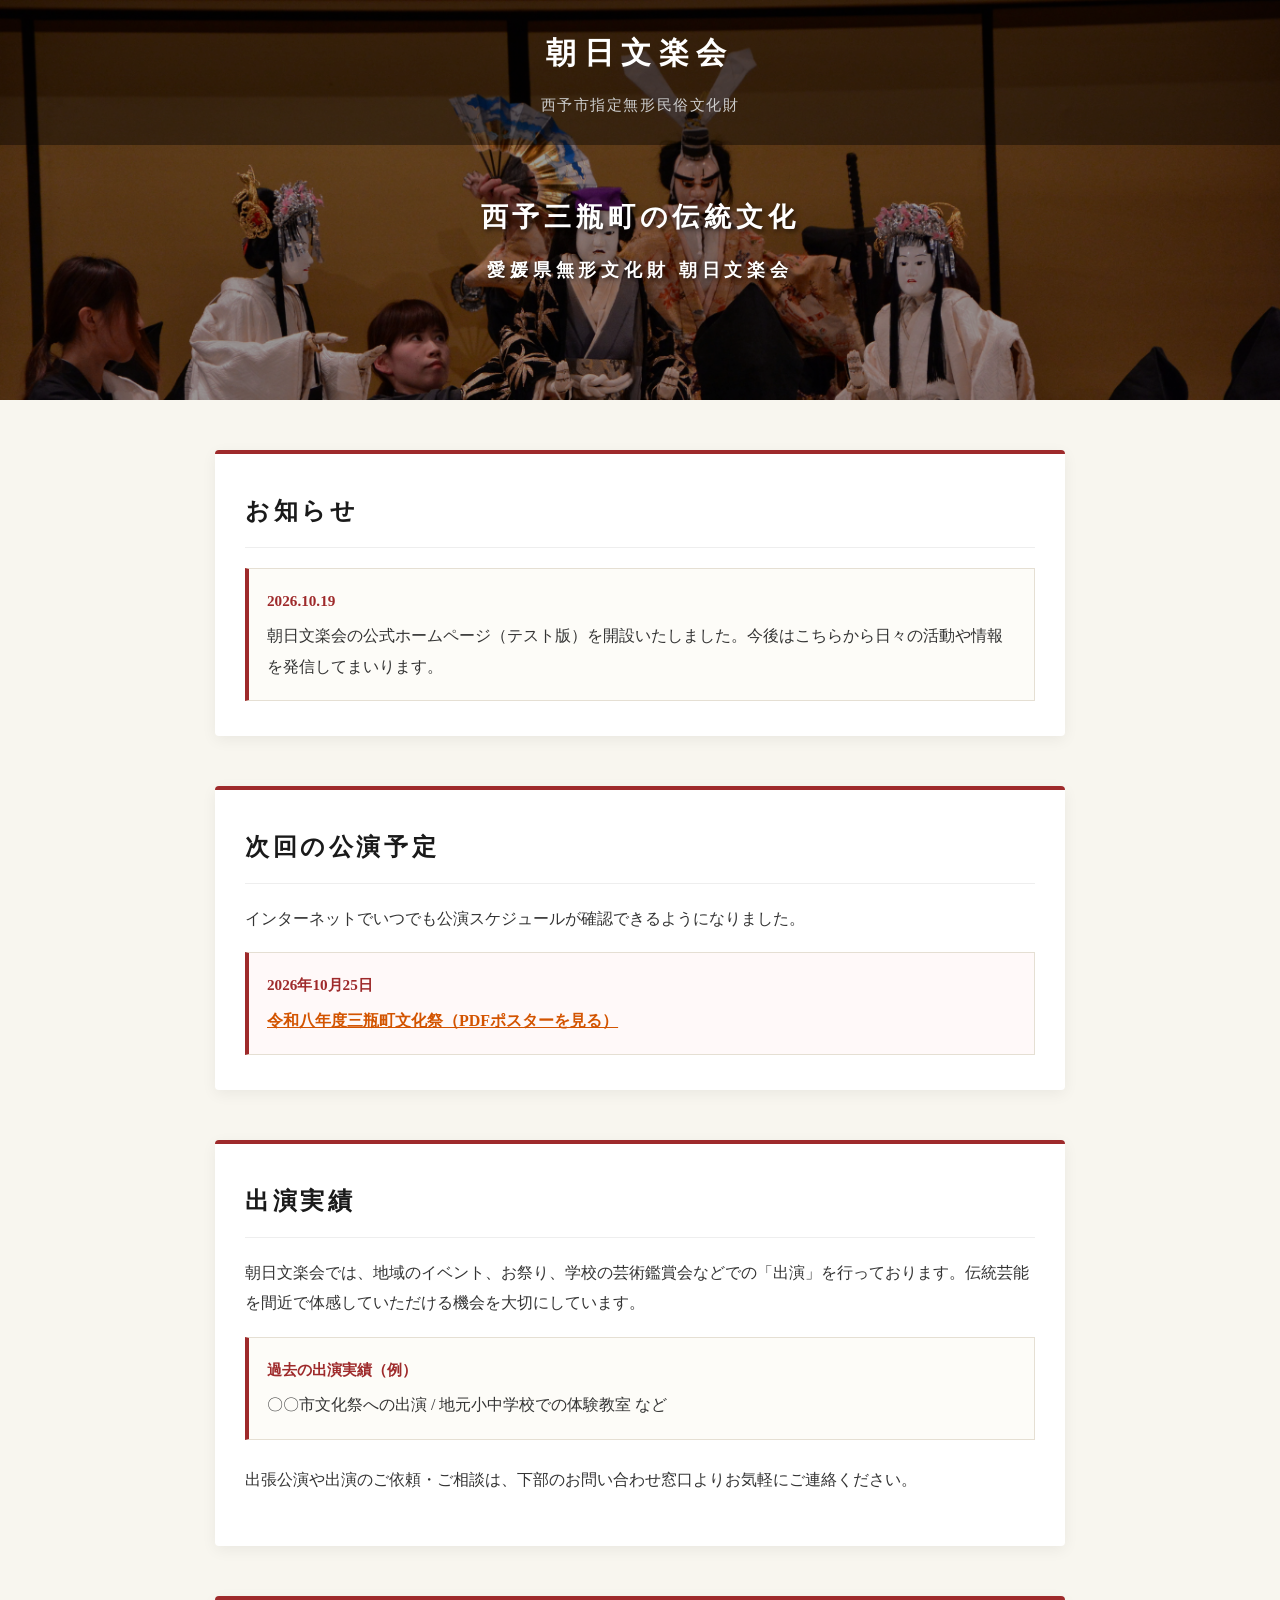
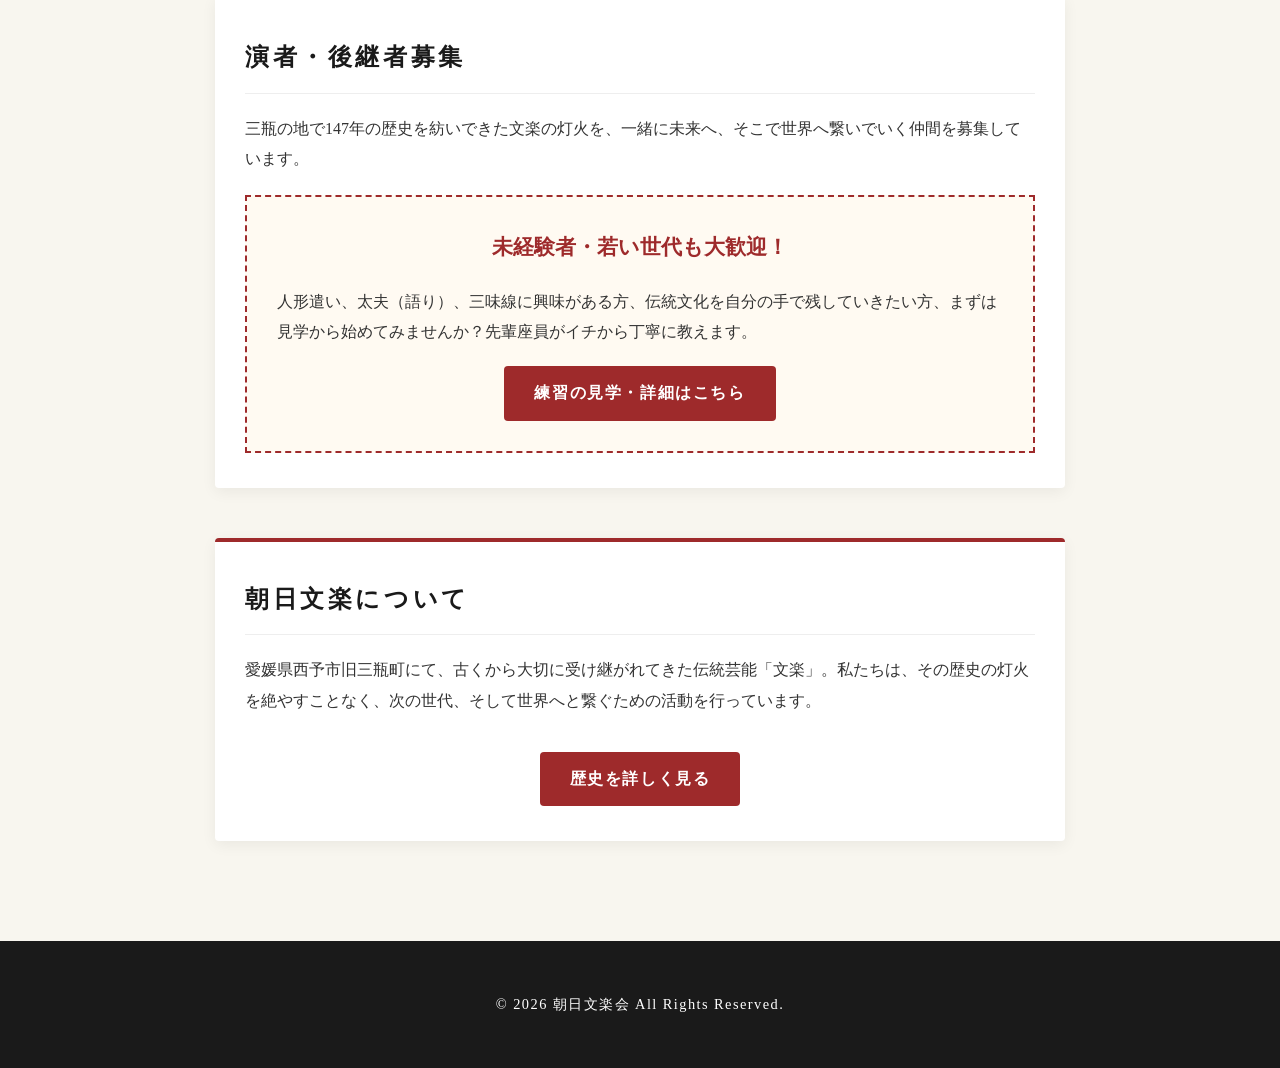
<file: index.html>
<!DOCTYPE html>
<html lang="ja">
<head>
    <meta charset="UTF-8">
    <meta name="viewport" content="width=device-width, initial-scale=1.0">
    <title>朝日文楽会 公式サイト</title>
    <link rel="stylesheet" href="style.css">
    <!-- Google Tag Manager -->
<script>(function(w,d,s,l,i){w[l]=w[l]||[];w[l].push({'gtm.start':
new Date().getTime(),event:'gtm.js'});var f=d.getElementsByTagName(s)[0],
j=d.createElement(s),dl=l!='dataLayer'?'&l='+l:'';j.async=true;j.src=
'https://www.googletagmanager.com/gtm.js?id='+i+dl;f.parentNode.insertBefore(j,f);
})(window,document,'script','dataLayer','GTM-TGL2LPL2');</script>
<!-- End Google Tag Manager -->
</head>
<body>
    <!-- Google Tag Manager (noscript) -->
<noscript><iframe src="https://www.googletagmanager.com/ns.html?id=GTM-TGL2LPL2"
height="0" width="0" style="display:none;visibility:hidden"></iframe></noscript>
<!-- End Google Tag Manager (noscript) -->

    <header>
        <h1>朝日文楽会</h1>
        <p>西予市指定無形民俗文化財</p>
    </header>

    <div class="hero">
        <div class="hero-text">
            <span class="main">西予三瓶町の伝統文化</span>
            <span class="sub">愛媛県無形文化財 朝日文楽会</span>
        </div>
    </div>

    <div class="container">

        <section>
            <h2>お知らせ</h2>
            <div class="info-box">
                <span class="date">2026.10.19</span>
                <p>朝日文楽会の公式ホームページ（テスト版）を開設いたしました。今後はこちらから日々の活動や情報を発信してまいります。</p>
            </div>
        </section>

        <section>
            <h2>次回の公演予定</h2>
            <p>インターネットでいつでも公演スケジュールが確認できるようになりました。</p>
            <div class="info-box upcoming">
                <span class="date">2026年10月25日</span>
                <p><a href="令和八年度三瓶町文化祭_20261025.pdf" target="_blank" rel="noopener noreferrer">令和八年度三瓶町文化祭（PDFポスターを見る）</a></p>
            </div>
        </section>

        <section>
            <h2>出演実績</h2>
            <p>朝日文楽会では、地域のイベント、お祭り、学校の芸術鑑賞会などでの「出演」を行っております。伝統芸能を間近で体感していただける機会を大切にしています。</p>
            <div class="info-box">
                <span class="date">過去の出演実績（例）</span>
                <p>〇〇市文化祭への出演 / 地元小中学校での体験教室 など</p>
            </div>
            <p class="history-p">出張公演や出演のご依頼・ご相談は、下部のお問い合わせ窓口よりお気軽にご連絡ください。</p>
        </section>

        <section>
            <h2>演者・後継者募集</h2>
            <p>三瓶の地で147年の歴史を紡いできた文楽の灯火を、一緒に未来へ、そこで世界へ繋いでいく仲間を募集しています。</p>
            
            <div class="recruit-box">
                <h3>未経験者・若い世代も大歓迎！</h3>
                <p>
                    人形遣い、太夫（語り）、三味線に興味がある方、伝統文化を自分の手で残していきたい方、まずは見学から始めてみませんか？先輩座員がイチから丁寧に教えます。
                </p>
                <a href="#" class="btn">練習の見学・詳細はこちら</a>
            </div>
        </section>

        <section>
            <h2>朝日文楽について</h2>
            <p>愛媛県西予市旧三瓶町にて、古くから大切に受け継がれてきた伝統芸能「文楽」。私たちは、その歴史の灯火を絶やすことなく、次の世代、そして世界へと繋ぐための活動を行っています。</p>
            <div class="section-btn-area">
                <a href="about.html" class="btn">歴史を詳しく見る</a>
            </div>
        </section>

    </div>

    <footer>
        <p>&copy; 2026 朝日文楽会 All Rights Reserved.</p>
    </footer>

</body>
</html>
</file>
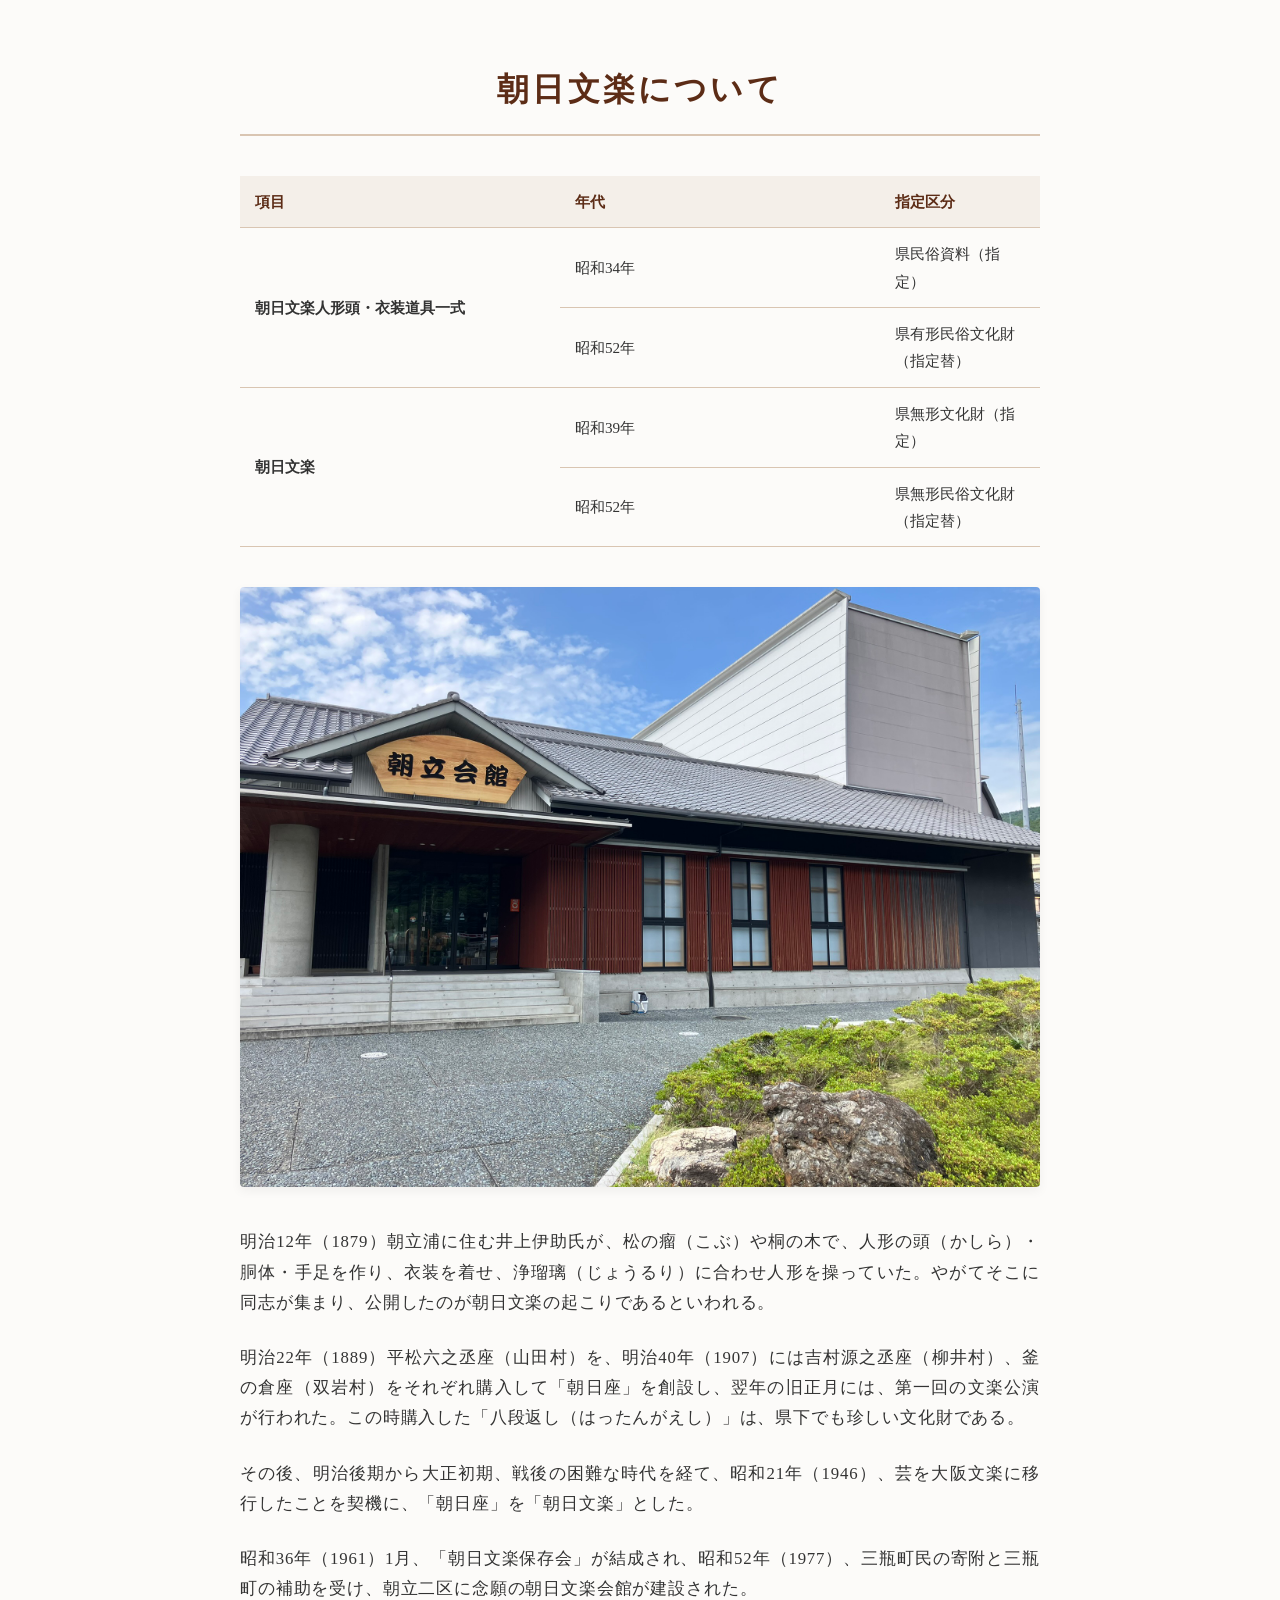
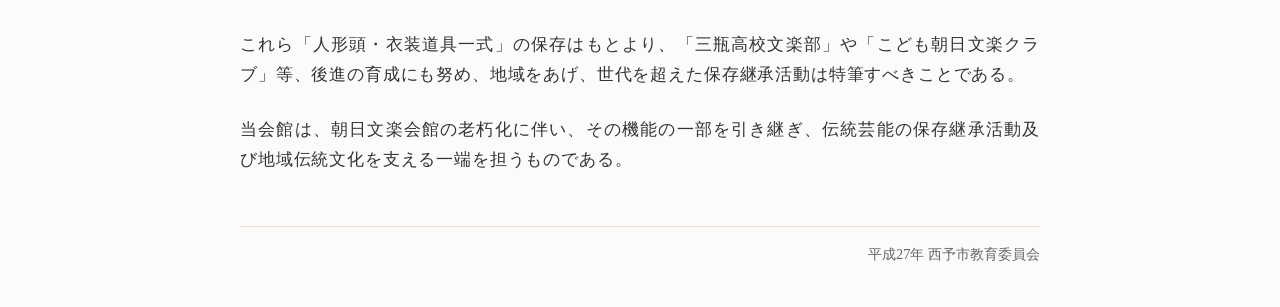
<file: about.html>
<!DOCTYPE html>
<html lang="ja">
<head>
    <meta charset="UTF-8">
    <meta name="viewport" content="width=device-width, initial-scale=1.0">
    <title>朝日文楽について | 朝日文楽会</title>
    <style>
        /* 基本スタイル設定（和モダン・レスポンシブ） */
        body {
            font-family: "Georgia", "游明朝", "Yu Mincho", "ヒラギノ明朝 ProN W3", "Hiragino Mincho ProN", serif;
            line-height: 1.8;
            color: #333333;
            background-color: #fcfbf9;
            margin: 0;
            padding: 0;
        }

        .container {
            max-width: 800px;
            margin: 0 auto;
            padding: 40px 20px;
        }

        h1 {
            font-size: 2rem;
            text-align: center;
            color: #5c2c16; /* 落ち着いた茶色 */
            border-bottom: 2px solid #d9c5b2;
            padding-bottom: 15px;
            margin-bottom: 40px;
            letter-spacing: 0.1em;
        }

        /* 画像配置エリア */
        .main-visual {
            width: 100%;
            margin-bottom: 40px;
            box-shadow: 0 4px 10px rgba(0,0,0,0.05);
        }

        .main-visual img {
            width: 100%;
            height: auto;
            display: block;
            border-radius: 4px;
        }

        /* 指定文化財テーブル */
        .cultural-properties {
            width: 100%;
            border-collapse: collapse;
            margin: 40px 0;
            font-size: 0.95rem;
        }

        .cultural-properties th, .cultural-properties td {
            border-bottom: 1px solid #d9c5b2;
            padding: 12px 15px;
            text-align: left;
        }

        .cultural-properties th {
            background-color: #f4efe9;
            color: #5c2c16;
            font-weight: bold;
            width: 40%;
        }

        /* 本文段落 */
        p {
            margin-bottom: 25px;
            text-align: justify;
            text-justify: inter-ideograph;
            font-size: 1.05rem;
            letter-spacing: 0.05em;
        }

        /* フッター（教育委員会クレジット用） */
        .footer-credit {
            text-align: right;
            margin-top: 50px;
            font-size: 0.9rem;
            color: #666666;
            border-top: 1px solid #e6e0d8;
            padding-top: 15px;
        }

        /* スマートフォン向け調整 */
        @media (max-width: 600px) {
            .container {
                padding: 20px 15px;
            }
            h1 {
                font-size: 1.6rem;
                margin-bottom: 25px;
            }
            .cultural-properties th, .cultural-properties td {
                padding: 10px;
                font-size: 0.85rem;
            }
            p {
                font-size: 0.95rem;
                margin-bottom: 20px;
            }
        }
    </style>
    <!-- Google Tag Manager -->
<script>(function(w,d,s,l,i){w[l]=w[l]||[];w[l].push({'gtm.start':
new Date().getTime(),event:'gtm.js'});var f=d.getElementsByTagName(s)[0],
j=d.createElement(s),dl=l!='dataLayer'?'&l='+l:'';j.async=true;j.src=
'https://www.googletagmanager.com/gtm.js?id='+i+dl;f.parentNode.insertBefore(j,f);
})(window,document,'script','dataLayer','GTM-TGL2LPL2');</script>
<!-- End Google Tag Manager -->
</head>
<body>
<!-- Google Tag Manager (noscript) -->
<noscript><iframe src="https://www.googletagmanager.com/ns.html?id=GTM-TGL2LPL2"
height="0" width="0" style="display:none;visibility:hidden"></iframe></noscript>
<!-- End Google Tag Manager (noscript) -->
<div class="container">

    <h1>朝日文楽について</h1>

    <!-- 案内看板にあった指定文化財の表を配置 -->
    <table class="cultural-properties">
        <thead>
            <tr>
                <th>項目</th>
                <th>年代</th>
                <th>指定区分</th>
            </tr>
        </thead>
        <tbody>
            <tr>
                <td rowspan="2"><strong>朝日文楽人形頭・衣装道具一式</strong></td>
                <td>昭和34年</td>
                <td>県民俗資料（指定）</td>
            </tr>
            <tr>
                <td>昭和52年</td>
                <td>県有形民俗文化財（指定替）</td>
            </tr>
            <tr>
                <td rowspan="2"><strong>朝日文楽</strong></td>
                <td>昭和39年</td>
                <td>県無形文化財（指定）</td>
            </tr>
            <tr>
                <td>昭和52年</td>
                <td>県無形民俗文化財（指定替）</td>
            </tr>
        </tbody>
    </table>

    <!-- 会館の正面画像（IMG_0159.JPEG）を配置 -->
    <div class="main-visual">
        <img src="IMG_0159.JPEG" alt="朝日文楽会館（朝立会館）正面">
    </div>

    <!-- 由緒・歴史本文 -->
    <p>
        明治12年（1879）朝立浦に住む井上伊助氏が、松の瘤（こぶ）や桐の木で、人形の頭（かしら）・胴体・手足を作り、衣装を着せ、浄瑠璃（じょうるり）に合わせ人形を操っていた。やがてそこに同志が集まり、公開したのが朝日文楽の起こりであるといわれる。
    </p>

    <p>
        明治22年（1889）平松六之丞座（山田村）を、明治40年（1907）には吉村源之丞座（柳井村）、釜の倉座（双岩村）をそれぞれ購入して「朝日座」を創設し、翌年の旧正月には、第一回の文楽公演が行われた。この時購入した「八段返し（はったんがえし）」は、県下でも珍しい文化財である。
    </p>

    <p>
        その後、明治後期から大正初期、戦後の困難な時代を経て、昭和21年（1946）、芸を大阪文楽に移行したことを契機に、「朝日座」を「朝日文楽」とした。
    </p>

    <p>
        昭和36年（1961）1月、「朝日文楽保存会」が結成され、昭和52年（1977）、三瓶町民の寄附と三瓶町の補助を受け、朝立二区に念願の朝日文楽会館が建設された。
    </p>

    <p>
        これら「人形頭・衣装道具一式」の保存はもとより、「三瓶高校文楽部」や「こども朝日文楽クラブ」等、後進の育成にも努め、地域をあげ、世代を超えた保存継承活動は特筆すべきことである。
    </p>

    <p>
        当会館は、朝日文楽会館の老朽化に伴い、その機能の一部を引き継ぎ、伝統芸能の保存継承活動及び地域伝統文化を支える一端を担うものである。
    </p>

    <div class="footer-credit">
        平成27年 西予市教育委員会
    </div>

</div>

</body>
</html>
</file>
<file: style.css>
@charset "UTF-8";

:root {
    --bg-color: #f8f6ef; /* 落ち着いた和紙のような白 */
    --main-color: #1a1a1a; /* 高級感のある黒 */
    --accent-color: #9e2a2b; /* 伝統的な朱・赤系 */
    --text-color: #333333;
}

body {
    font-family: 'Hiragino Mincho ProN', 'Yu Mincho', serif; /* 和風な明朝体 */
    background-color: var(--bg-color);
    color: var(--text-color);
    margin: 0;
    padding: 0;
    line-height: 1.9;
    word-wrap: break-word;
}

/* ヘッダー */
header {
    position: absolute;
    top: 0;
    left: 0;
    width: 100%;
    box-sizing: border-box;
    background-color: rgba(0, 0, 0, 0.4);
    color: #ffffff;
    padding: 25px 20px;
    text-align: center;
    z-index: 10;
}

header h1 {
    margin: 0;
    font-size: 1.9rem;
    letter-spacing: 0.25em;
    font-weight: bold;
    color: #ffffff;
}

header p {
    margin: 8px 0 0 0;
    font-size: 0.95rem;
    color: #cccccc;
    letter-spacing: 0.1em;
}

/* ナビゲーション */
nav {
    text-align: center;
    margin-top: 10px;
}

nav a {
    color: #ffffff !important;
    text-shadow: 1px 1px 3px rgba(0,0,0,0.8);
    text-decoration: none;
    margin: 0 15px;
    font-weight: bold;
}

nav a:hover {
    text-decoration: underline;
}

/* メインビジュアル */
.hero {
    width: 100%;
    height: 400px;
    background-image: url('top_header_01.png');
    background-size: cover;
    background-position: top center;
    display: flex;
    justify-content: center;
    align-items: center;
    position: relative;
    margin-top: 0;
}

.hero::before {
    content: '';
    position: absolute;
    top:0; left:0; right:0; bottom:0;
    background: rgba(0,0,0,0.4);
}

.hero-text {
    position: relative;
    color: #ffffff;
    text-align: center;
    letter-spacing: 0.3em;
    font-weight: bold;
    text-shadow: 2px 2px 5px rgba(0,0,0,0.7);
    margin-top: 80px;
}

.hero-text .main {
    font-size: 1.7rem;
    display: block;
    margin-bottom: 10px;
}

.hero-text .sub {
    font-size: 1.1rem;
    display: block;
}

/* コンテンツ全体の囲み */
.container {
    max-width: 850px;
    margin: 0 auto;
    padding: 50px 20px;
}

/* 各セクションのスタイル */
section {
    background: #ffffff;
    margin-bottom: 50px;
    padding: 35px 30px;
    border-radius: 4px;
    box-shadow: 0 4px 15px rgba(0,0,0,0.06);
    border-top: 4px solid var(--accent-color);
}

h2 {
    font-size: 1.5rem;
    color: var(--main-color);
    border-bottom: 1px solid #eee;
    padding-bottom: 12px;
    margin-top: 0;
    letter-spacing: 0.15em;
    font-weight: bold;
}

/* お知らせ・公演用ボックス */
.info-box {
    background-color: #fdfcf8;
    border: 1px solid #e5dfd3;
    padding: 18px;
    margin-top: 18px;
    border-left: 4px solid var(--accent-color);
}

.info-box p {
    margin: 0;
}

/* リンクテキストが分かりやすいように調整 */
.info-box a {
    color: #d35400;
    font-weight: bold;
    text-decoration: underline;
}

.info-box a:hover {
    opacity: 0.8;
}

/* 次回公演予定セクションの特別仕様ボックス */
.info-box.upcoming {
    background-color: #fff9f9;
    font-weight: bold;
}

.date {
    font-weight: bold;
    color: var(--accent-color);
    font-size: 0.95rem;
    display: block;
    margin-bottom: 6px;
}

/* 過去実績用ボックスの余白調整 */
.history-p {
    margin-top: 25px;
}

/* 募集用特別ボックス */
.recruit-box {
    background-color: #fffaf2;
    border: 2px dashed var(--accent-color);
    padding: 30px;
    margin-top: 20px;
    text-align: center;
}

.recruit-box h3 {
    margin-top: 0;
    color: var(--accent-color);
    font-size: 1.3rem;
}

.recruit-box p {
    margin: 15px 0 0 0;
    text-align: left;
    font-size: 0.98rem;
    line-height: 1.9;
}

/* ボタン */
.btn {
    display: inline-block;
    background-color: var(--accent-color);
    color: #ffffff;
    padding: 12px 30px;
    text-decoration: none;
    border-radius: 4px;
    font-weight: bold;
    margin-top: 20px;
    transition: background 0.3s;
    letter-spacing: 0.1em;
}

.btn:hover {
    background-color: var(--main-color);
}

/* ボタン配置エリア（中央揃え） */
.section-btn-area {
    text-align: center;
    margin-top: 15px;
}

/* お問い合わせセクション */
.contact-section {
    text-align: center;
}

.contact-window {
    font-weight: bold;
    font-size: 1.3rem;
    margin: 12px 0;
}

/* フッター */
footer {
    background-color: var(--main-color);
    color: #ffffff;
    text-align: center;
    padding: 35px 20px;
    font-size: 0.9rem;
    letter-spacing: 0.1em;
}
</file>
